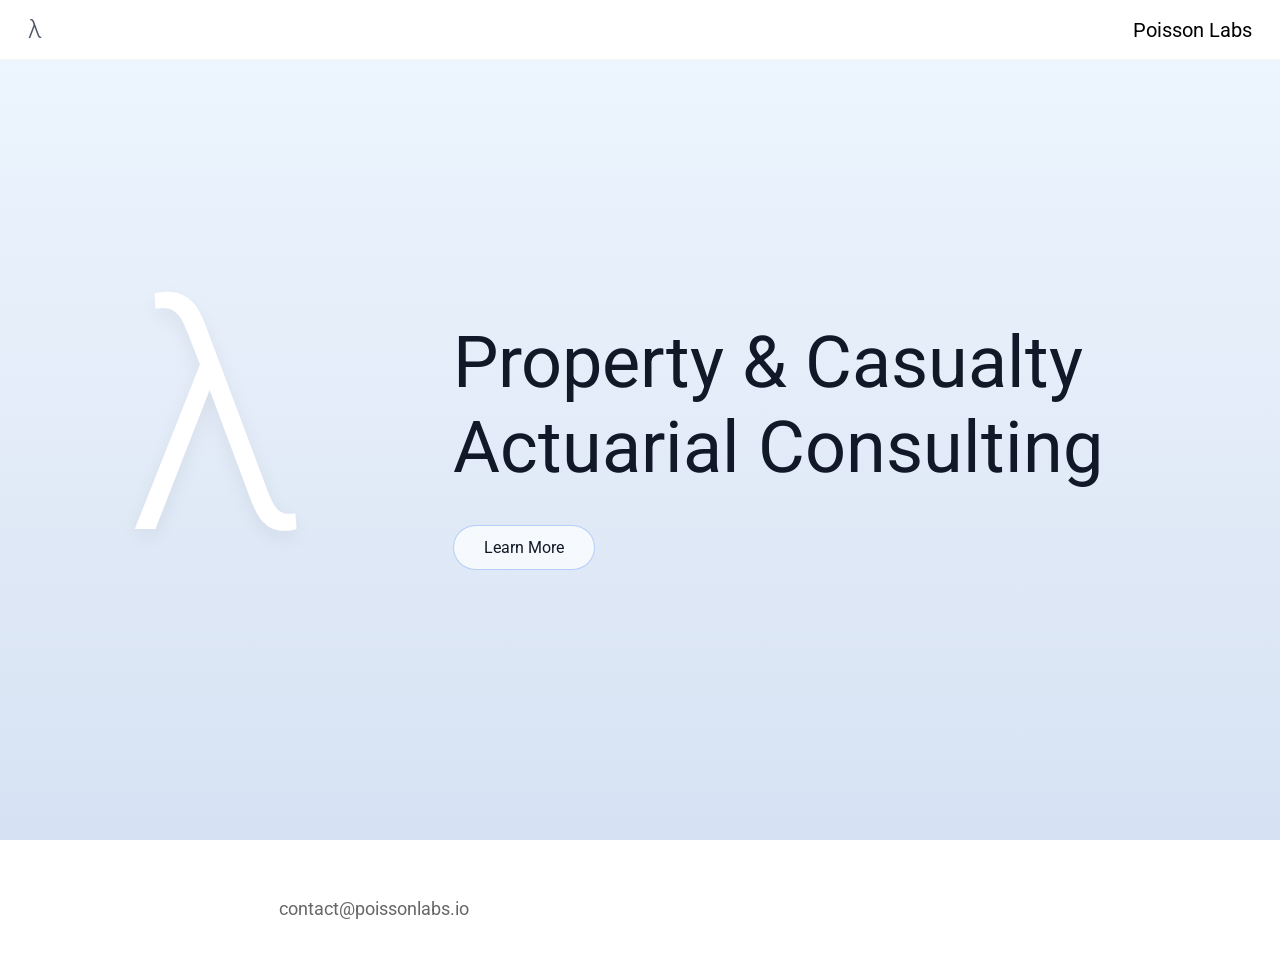
<file: index.html>
<!DOCTYPE html>
<html lang="en">
<head>
<meta charset="UTF-8" />
<meta name="viewport" content="width=device-width, initial-scale=1.0"/>
<title>Poisson Labs</title>

<link href="https://fonts.googleapis.com/css2?family=Roboto:wght@300;400;500&display=swap" rel="stylesheet">
<link rel="stylesheet" href="css/style.css">
</head>

<body class="index">

<!-- =========================
     TOP RIBBON (NAV)
========================= -->
<div class="nav">

  <a class="brand" href="index.html">λ</a>

  <a class="dropbtn" href="about.html">Poisson Labs</a>

</div>


<!-- =========================
     MIDDLE RIBBON (HERO)
========================= -->
<section class="hero">

  <div class="hero-content">

    <div class="logo">λ</div>

<div class="hero-text">
  <h1>Property & Casualty Actuarial Consulting</h1>

  <a href="about.html" class="learn-more">
    Learn More
  </a>
</div>

  </div>

</section>


<!-- =========================
     BOTTOM RIBBON (CONTACT)
========================= -->
<section class="bottom">

  <div class="divider"></div>

  <p class="contact">contact@poissonlabs.io</p>

</section>



<script>
function toggleDropdown(event) {
  event.stopPropagation();

  const menu = document.querySelector(".dropdown-content");
  menu.classList.toggle("show");
}

// close when clicking outside
document.addEventListener("click", function () {
  const menu = document.querySelector(".dropdown-content");
  menu.classList.remove("show");
});
</script>


</body>
</html>
</file>
<file: css/style.css>
/* =========================
   RESET
========================= */

* {
  margin: 0;
  padding: 0;
  box-sizing: border-box;
}

html, body {
  height: 100%;
}

html {
  -webkit-text-size-adjust: 100%;
}

body {
  min-height: 100vh;
  font-family: "Roboto", sans-serif;

  background: #ffffff;

  color: #1a1a1a;
  padding-top: 0;
}

body.index {
  overflow: hidden;
}

.page-content {
  padding-top: 100px;
}

/* =========================
   GRID BACKGROUND
========================= */

body.about::before {
  content: "";
  position: fixed;
  inset: 0;
  background-image:
    linear-gradient(rgba(0,0,0,0.04) 1px, transparent 1px),
    linear-gradient(90deg, rgba(0,0,0,0.04) 1px, transparent 1px);
  background-size: 140px 140px;
  opacity: 0.5;
  pointer-events: none;
  z-index: -1;
}

/* =========================
   NAV
========================= */

.nav {
  position: fixed;
  top: 0;
  left: 0;
  right: 0;
  height: 60px;
  background: white;
  border-bottom: 1px solid rgba(0,0,0,0.04);
  display: flex;
  justify-content: space-between;
  align-items: center;
  padding: 0 28px;
  z-index: 100;
}

.nav a {
  color: #4b5563;
  text-decoration: none;
}

.nav .dropdown {
  position: relative;
  display: inline-block;
}

.nav .dropbtn {
  background: none;
  border: none;
  padding: 0;
  font-size: 20px;
  font-weight: 400;
  font-family: "Roboto", sans-serif;
  color: #000;
  cursor: pointer;
}

.nav .dropdown-content {
  display: none;
  position: absolute;
  right: 0;
  margin-top: 8px;
  min-width: 180px;
  background: white;
  padding: 0;
  box-shadow: none;
}

.nav .dropdown-content.show {
  display: block;
}

.back {
  font-size: 14px;
  padding: 6px 10px;
  border-radius: 8px;
}

.back:hover {
  background: rgba(0,0,0,0.05);
}

.brand {
  font-family: "Roboto", sans-serif;
  font-size: 25px;
  font-weight: 300;
  line-height: 1;
  color: #000;
  text-shadow: 0 2px 6px rgba(0,0,0,0.06);
  text-decoration: none;
  cursor: pointer;
}

.brand:hover {
  opacity: 1;
}

/* =========================
   GLOBAL LAYOUT
========================= */

section {
  padding: 60px 24px;
  text-align: center;
}

h1 {
  font-size: 72px;
  font-weight: 400;
  color: #111827;
}

p {
  font-size: 18px;
  line-height: 1.8;
  color: rgba(0,0,0,0.65);
  max-width: 700px;
  margin: 18px auto 0;
}

/* =========================
   RIBBON SECTIONS
========================= */

.ribbon-section {
  position: relative;
  background: #ffffff;
}

body.about .ribbon-section:nth-of-type(even) {
  background: #f5f9ff;
}

body.about .ribbon-section {
  background: #ffffff;
}

.ribbon-section + .ribbon-section {
  margin-top: 40px;
}

/* =========================
   EYEBROW LABEL
========================= */

.about-eyebrow {
  font-size: 30px;
  font-weight: 500;
  letter-spacing: 0.1em;
  color: #3b82f6;
  margin: 0 auto 12px;
  max-width: none;
  text-transform: uppercase;
}

.about-eyebrow::after {
  content: "";
  display: block;
  width: 32px;
  height: 2px;
  background: #3b82f6;
  margin: 8px auto 0;
}

/* =========================
   ABOUT SECTION
========================= */

.ribbon-section.about {
  padding-bottom: 10px;
}

.ribbon-section.about h1 {
  margin-top: 8px;
}

.about-tagline {
  font-size: 18px;
  font-weight: 300;
  max-width: 500px;
  margin: 16px auto 40px;
  color: rgba(0,0,0,0.6);
}

/* =========================
   PILLARS
========================= */

.pillars {
  display: flex;
  justify-content: center;
  gap: 24px;
  max-width: max;
  margin: 40px auto 0;
  padding: 0 40px;
}

.pillar {
  flex: 1;
  min-height: 260px;
  background: rgba(255,255,255,0.82);
  border: 1px solid rgba(0,0,0,0.08);
  border-radius: 20px;
  padding: 36px 32px;
  backdrop-filter: blur(10px);
  text-align: left;
  transition:
    transform 0.25s ease,
    border-color 0.25s ease,
    box-shadow 0.25s ease;
}

.pillar:hover {
  transform: translateY(-6px);
  border-color: rgba(59,130,246,0.25);
  box-shadow: 0 20px 40px rgba(59,130,246,0.1);
}

/* Featured / highlighted center pillar */
.pillar--featured {
  border-color: rgba(59,130,246,0.4);
  background: rgba(255,255,255,0.95);
  box-shadow: 0 4px 24px rgba(59,130,246,0.1);
}

.pillar-icon {
  width: 52px;
  height: 52px;
  background: rgba(59,130,246,0.07);
  border-radius: 12px;
  display: flex;
  align-items: center;
  justify-content: center;
  margin-bottom: 18px;

  
}

.pillar h3 {
  text-align: center;
  font-size: 20px;
  font-weight: 600;
  margin-bottom: 18px;
  color: #111827;
}

.check-list {
  list-style: none;
  padding: 0;
  margin-top: 8px;
}

.check-list li {
  position: relative;
  padding-left: 26px;
  margin-bottom: 10px;
  font-size: 15px;
  line-height: 1.6;
  color: rgba(0,0,0,0.7);
}

.check-list li::before {
  content: "✓";
  position: absolute;
  left: 0;
  color: #2e7d32;
  font-weight: bold;
  font-size: 16px;
}



.pillar,
.why-card,
.service-card,
.mission-quote-box {
  opacity: 0;
  transform: translateY(25px);
  transition:
    opacity 1.3s ease,
    transform 1.3s ease;
}

.pillar.show,
.why-card.show,
.service-card.show,
.mission-quote-box.show {
  opacity: 1;
  transform: translateY(0);
}

/* =========================
   Inquire for more button
========================= */

.inquire-indicator {
  display: inline-block;
  margin-top: 60px;
  padding: 7px 14px;
  border-radius: 999px;
  border: 1px solid rgba(37,99,235,0.25);
  background: rgba(37,99,235,0.05);
  color: #2563eb;
  font-size: 11px;
  font-weight: 500;
  letter-spacing: 0.12em;
  text-transform: uppercase;
}

.status-dot {
  display: inline-block;
  width: 6px;
  height: 6px;
  border-radius: 50%;
  background: #2563eb;
  margin-right: 8px;
}


/* =========================
   MISSION SECTION
========================= */

.mission-section {
  background: rgba(248,250,252,0.6);
  padding: 10px 40px;
}

.mission-inner {
  display: flex;
  align-items: center;
  justify-content: center;
  gap: 60px;
  max-width: 1000px;
  margin: 0 auto;
  text-align: left;
}

.mission-left {
  flex: 1;
  max-width: 440px;
}

.mission-heading {
  font-size: 42px;
  font-weight: 400;
  color: #111827;
  line-height: 1.2;
  margin: 12px 0 20px;
}


.mission-quote-box {
  flex: 1;
  max-width: 380px;
  background: rgba(255,255,255,0.85);
  border: 1px solid rgba(0,0,0,0.08);
  border-radius: 20px;
  padding: 40px 36px;
  backdrop-filter: blur(10px);
  text-align: center;
}

.quote-mark {
  font-size: 64px;
  line-height: 0.8;
  color: #3b82f6;
  opacity: 0.4;
  margin-bottom: 16px;
  font-family: Georgia, serif;
}

.quote-text {
  font-size: 20px;
  font-weight: 400;
  line-height: 1.6;
  color: #111827;
  margin: 0 auto;
  max-width: none;
}

.quote-rule {
  width: 40px;
  height: 2px;
  background: #3b82f6;
  margin: 24px auto 0;
}

/* =========================
   WHY PARTNER (BENEFITS)
========================= */

.ribbon-section.benefits {
  padding: 50px 40px;
}

.why-grid {
  display: grid;
  grid-template-columns: repeat(4, 1fr);
  gap: 24px;
  max-width: 1100px;
  margin: 48px auto 0;
}

.why-card {
  background: rgba(255,255,255,0.75);
  border: 1px solid rgba(0,0,0,0.08);
  border-radius: 18px;
  padding: 32px 24px;
  backdrop-filter: blur(10px);
  text-align: center;
  transition: transform 0.2s ease, box-shadow 0.2s ease;
}

.why-card:hover {
  transform: translateY(-5px);
  box-shadow: 0 16px 32px rgba(59,130,246,0.1);
}

.why-icon {
  width: 56px;
  height: 56px;
  background: rgba(59,130,246,0.08);
  border-radius: 50%;
  display: flex;
  align-items: center;
  justify-content: center;
  margin: 0 auto 18px;
}

.why-card h3 {
  font-size: 16px;
  font-weight: 500;
  color: #111827;
  margin-bottom: 12px;
}

.why-card p {
  font-size: 14px;
  line-height: 1.7;
  color: rgba(0,0,0,0.65);
  margin: 0;
  max-width: none;
}

/* =========================
   PROCESS / TIMELINE
========================= */

.ribbon-section.process {
  padding: 80px 40px 100px;
}

.section-heading {
  font-size: 48px;
  font-weight: 400;
  color: #111827;
  margin: 12px auto 0;
}

.section-sub {
  font-size: 16px;
  color: rgba(0,0,0,0.55);
  margin: 10px auto 0;
  max-width: 500px;
}

.process-timeline {
  max-width: 620px;
  margin: 56px auto 0;
  display: flex;
  flex-direction: column;
  align-items: flex-start;
  text-align: left;
}

.timeline-item {
  display: flex;
  align-items: flex-start;
  gap: 20px;
  position: relative;
  width: 100%;
}

.timeline-item:not(.timeline-item--last) {
  padding-bottom: 0;
}

/* Icon circle */
.timeline-icon {
  flex-shrink: 0;
  width: 48px;
  height: 48px;
  background: rgba(59,130,246,0.08);
  border: 1px solid rgba(59,130,246,0.2);
  border-radius: 50%;
  display: flex;
  align-items: center;
  justify-content: center;
  position: relative;
  z-index: 1;
}

/* Vertical connector line between icons */
.timeline-connector {
  position: absolute;
  left: 23px;
  top: 48px;
  width: 2px;
  height: 44px;
  background: rgba(59,130,246,0.2);
}

.timeline-content {
  padding: 10px 0 48px;
}

.timeline-item--last .timeline-content {
  padding-bottom: 0;
}

.step-title {
  font-size: 16px;
  font-weight: 600;
  color: #111827;
  margin-bottom: 6px;
}

.timeline-content p {
  margin: 0;
  font-size: 15px;
  line-height: 1.7;
  color: rgba(0,0,0,0.65);
  max-width: 480px;
}

.process-footer {
  margin-top: 48px;
  font-size: 15px;
  color: rgba(0,0,0,0.45);
  font-style: italic;
  max-width: none;
}

/* =========================
   DROPDOWN
========================= */

.dropdown {
  position: relative;
  display: inline-block;
}

.dropbtn {
  background: none;
  border: none;
  padding: 0;
  font-size: 20px;
  font-weight: 400;
  font-family: "Roboto", sans-serif;
  color: #000;
  cursor: pointer;
}

.dropbtn:hover {
  opacity: 0.6;
}

.dropdown-content a {
  display: block;
  padding: 10px 14px;
  text-decoration: none;
  color: #000;
  font-size: 16px;
  font-weight: 400;
}

.dropdown-content a:hover {
  background: rgba(0,0,0,0.05);
}

.dropdown-content {
  display: none;
  position: absolute;
  right: 0;
  margin-top: 8px;
  min-width: 180px;
  background: white;
  border: none;
  box-shadow: none;
  padding: 0;
}

.dropdown-content.show {
  display: block;
}

/* =========================
   HERO (index page)
========================= */

.hero {
  margin-top: 0;
  height: calc(100vh - 60px);
  display: flex;
  justify-content: center;
  align-items: center;
  background: linear-gradient(
    180deg,
    #eef6ff 0%,
    #e3ecf8 50%,
    #d6e2f3 100%
  );
}

.hero-content {
  width: 100%;
  max-width: 1400px;
  display: flex;
  align-items: center;
  justify-content: center;
  gap: 150px;
  padding: 0 60px;
}

.hero-text {
  max-width: 700px;
  text-align: left;
}

.hero-text h1 {
  margin: 0;
  font-size: 72px;
  font-weight: 400;
  color: #111827;
}

.hero h1 {
  margin-top: 50px;
}

.hero p {
  max-width: 700px;
}

/* =========================
   LOGO (λ)
========================= */

.logo {
  font-size: 320px;
  font-weight: 300;
  line-height: 1;
  color: #ffffff;
  text-shadow: 0 8px 20px rgba(0,0,0,0.06);
}

/* =========================
   BOTTOM BAR
========================= */

.footer {
  position: fixed;
  bottom: 0;
  left: 0;
  right: 0;
  height: 60px;
  background: white;
  border-top: 1px solid rgba(0,0,0,0.06);
  display: flex;
  justify-content: center;
  align-items: center;
  padding: 0;
}

.contact {
  font-size: 18px;
  color: rgba(0,0,0,0.6);
  margin: 0;
  line-height: 1;
  display: flex;
  align-items: center;
  justify-content: center;
}

/* =========================
   HOW IT WORKS (other pages)
========================= */

.ribbon-section.how {
  width: 100%;
  padding: 50px 24px;
  text-align: center;
}

.how-inner {
  max-width: 1200px;
  margin: 0 auto;
}

.three-node-flow.full {
  display: flex;
  justify-content: center;
  align-items: stretch;
  gap: 30px;
  margin-top: 50px;
  width: 100%;
}

.big-bubble {
  width: 320px;
  flex: 0 0 auto;
  padding: 30px;
  border-radius: 18px;
  background: rgba(255,255,255,0.75);
  border: 1px solid rgba(0,0,0,0.08);
  backdrop-filter: blur(10px);
}

.big-bubble.center {
  border-color: rgba(59,130,246,0.35);
  background: rgba(59,130,246,0.05);
}

.big-bubble.right {
  border-color: rgba(120,120,120,0.25);
  background: rgba(0,0,0,0.02);
}

.title {
  font-size: 16px;
  font-weight: 500;
  margin-bottom: 10px;
}

.role {
  font-size: 12px;
  color: rgba(0,0,0,0.55);
  margin: 6px 0;
}

.desc {
  font-size: 13px;
  line-height: 1.6;
  color: rgba(0,0,0,0.65);
}

.mini-system {
  display: flex;
  flex-wrap: wrap;
  gap: 10px;
  margin: 10px 0;
}

.mini {
  font-size: 12px;
  padding: 8px 12px;
  border-radius: 999px;
  background: rgba(255,255,255,0.85);
  border: 1px solid rgba(0,0,0,0.08);
}

.arrow {
  font-size: 22px;
  color: rgba(0,0,0,0.35);
  display: flex;
  align-items: center;
  justify-content: center;
}

/* =========================
   CTA
========================= */

.cta {
  margin-top: 80px;
  padding: 36px;
  border-radius: 16px;
  border: 1px solid rgba(0,0,0,0.08);
  background: rgba(255,255,255,0.6);
}

.cta-button {
  display: inline-block;
  padding: 12px 18px;
  border-radius: 10px;
  border: 1px solid rgba(59,130,246,0.4);
  text-decoration: none;
  color: #111827;
}

/* =========================
   MOBILE
========================= */

@media (max-width: 900px) {
  .hero-content {
    flex-direction: column;
    gap: 40px;
    text-align: center;
  }

  .hero-text {
    text-align: center;
  }

  .hero-text h1 {
    font-size: 48px;
  }

  .logo {
    font-size: 220px;
  }

  .three-node-flow.full {
    flex-direction: column;
    align-items: center;
  }

  .why-grid {
    grid-template-columns: repeat(2, 1fr);
  }

  .mission-inner {
    flex-direction: column;
    gap: 36px;
    text-align: center;
  }

  .mission-left {
    max-width: 100%;
  }

  .mission-quote-box {
    max-width: 100%;
  }
}

@media (max-width: 768px) {
  html, body {
    overflow-x: hidden;
  }

  .hero {
    height: calc(100vh - 56px);
    padding: 0;
  }

  .hero-content {
    flex-direction: column;
    gap: 30px;
    padding: 0 20px;
    text-align: center;
  }

  .hero-text {
    text-align: center;
  }

  .hero-text h1 {
    font-size: 34px;
    line-height: 1.2;
  }

  .logo {
    font-size: 140px;
  }

  .nav {
    padding: 0 16px;
    height: 56px;
  }

  .nav .dropbtn {
    font-size: 16px;
  }

  .brand {
    font-size: 20px;
  }

  .footer {
    height: 56px;
    padding: 0 10px;
  }

  .contact {
    font-size: 14px;
    text-align: center;
  }

  h1 {
    font-size: 34px !important;
  }

  p {
    font-size: 15px;
    padding: 0 10px;
  }

  .pillars {
    flex-direction: column;
    gap: 16px;
    padding: 0 16px;
    margin: 25px auto;
  }

  .pillar {
    padding: 22px;
    border-radius: 16px;
    min-height: auto;
  }

  .pillar h3 {
    font-size: 18px;
    margin-bottom: 12px;
  }

  .why-grid {
    grid-template-columns: 1fr;
    gap: 16px;
  }

  .mission-inner {
    flex-direction: column;
    gap: 30px;
  }

  .mission-heading {
    font-size: 30px;
  }

  .section-heading {
    font-size: 34px;
  }

  .process-timeline {
    padding: 0 8px;
  }

  .three-node-flow.full {
    flex-direction: column;
    gap: 20px;
  }

  .big-bubble {
    width: 100%;
  }

  .arrow {
    transform: rotate(90deg);
  }

  section {
    padding: 40px 16px;
  }

  .ribbon-section.about p {
    max-width: 100%;
    padding: 0 10px;
  }
}



/* =========================
   SERVICES
========================= */

.services-grid {
    display: grid;
    grid-template-columns: repeat(2, 1fr);
    gap: 32px;
    max-width: 1100px;
    margin: 48px auto 0;
}


.service-card {
    background: rgba(255,255,255,0.75);
    border: 1px solid rgba(0,0,0,0.08);
    border-radius: 18px;
    padding: 36px;
    backdrop-filter: blur(10px);
    text-align: left;
    transition:
        transform 0.25s ease,
        box-shadow 0.25s ease,
        border-color 0.25s ease;
}


.service-card:hover {
    transform: translateY(-5px);
    border-color: rgba(59,130,246,0.25);
    box-shadow: 0 16px 32px rgba(59,130,246,0.1);
}


.service-card h3 {
    font-size: 22px;
    font-weight: 500;
    color: #111827;
    margin-bottom: 18px;
}


.service-card p {
    font-size: 15px;
    line-height: 1.7;
    color: rgba(0,0,0,0.65);
    margin: 0 0 18px;
    max-width: none;
}


.service-card span {
    display: block;
    font-size: 14px;
    line-height: 1.6;
    color: rgba(0,0,0,0.5);
    font-style: italic;
}


/* Mobile */

@media(max-width:768px){

    .services-grid {
        grid-template-columns: 1fr;
        gap: 20px;
        padding: 0 10px;
    }

    .service-card {
        padding: 28px 22px;
    }

    .service-card h3 {
        font-size: 19px;
    }

}


@media(max-width:768px){
    .services-grid{
        grid-template-columns:1fr;
        gap:20px;
    }
}

/* =========================
   LEARN MORE BUTTON
========================= */

.learn-more {
  display: inline-block;
  margin-top: 35px;
  padding: 12px 30px;
  border-radius: 999px;
  border: 1px solid rgba(59,130,246,0.35);
  background: rgba(255,255,255,0.7);
  color: #111827;
  text-decoration: none;
  font-size: 16px;
  font-weight: 400;
  transition: all 0.25s ease;
}

.learn-more:hover {
  transform: translateY(-3px);
  border-color: rgba(59,130,246,0.7);
  box-shadow: 0 10px 25px rgba(59,130,246,0.15);
}


/* =========================
   MOBILE ADJUSTMENTS
========================= */

@media (max-width: 768px) {

  .hero-content {
    gap: 20px;
  }

  .logo {
    font-size: 120px;
  }

  .hero-text h1 {
    font-size: 32px;
    line-height: 1.2;
  }

  .learn-more {
    margin-top: 25px;
    padding: 11px 26px;
    font-size: 15px;
  }


  /* SERVICES PAGE MOBILE */
  
  .services-grid {
    grid-template-columns: 1fr;
    gap: 20px;
    padding: 0 10px;
  }

  .service-card {
    padding: 24px 20px;
  }

  .service-card h3 {
    font-size: 18px;
  }

  .service-list li {
    font-size: 14px;
  }

}




/* =========================
   MOBILE LEARN MORE BUTTON
========================= */

@media (max-width: 768px) {

  .learn-more {
    display: inline-flex;
    align-items: center;
    justify-content: center;

    width: auto;
    min-width: 150px;

    padding: 13px 32px;
    margin-top: 28px;

    border-radius: 999px;
    font-size: 15px;
    letter-spacing: 0.02em;
  }

  /* Services page buttons */
  .service-card .learn-more {
    margin-top: 24px;
    padding: 12px 28px;
  }

}
</file>
